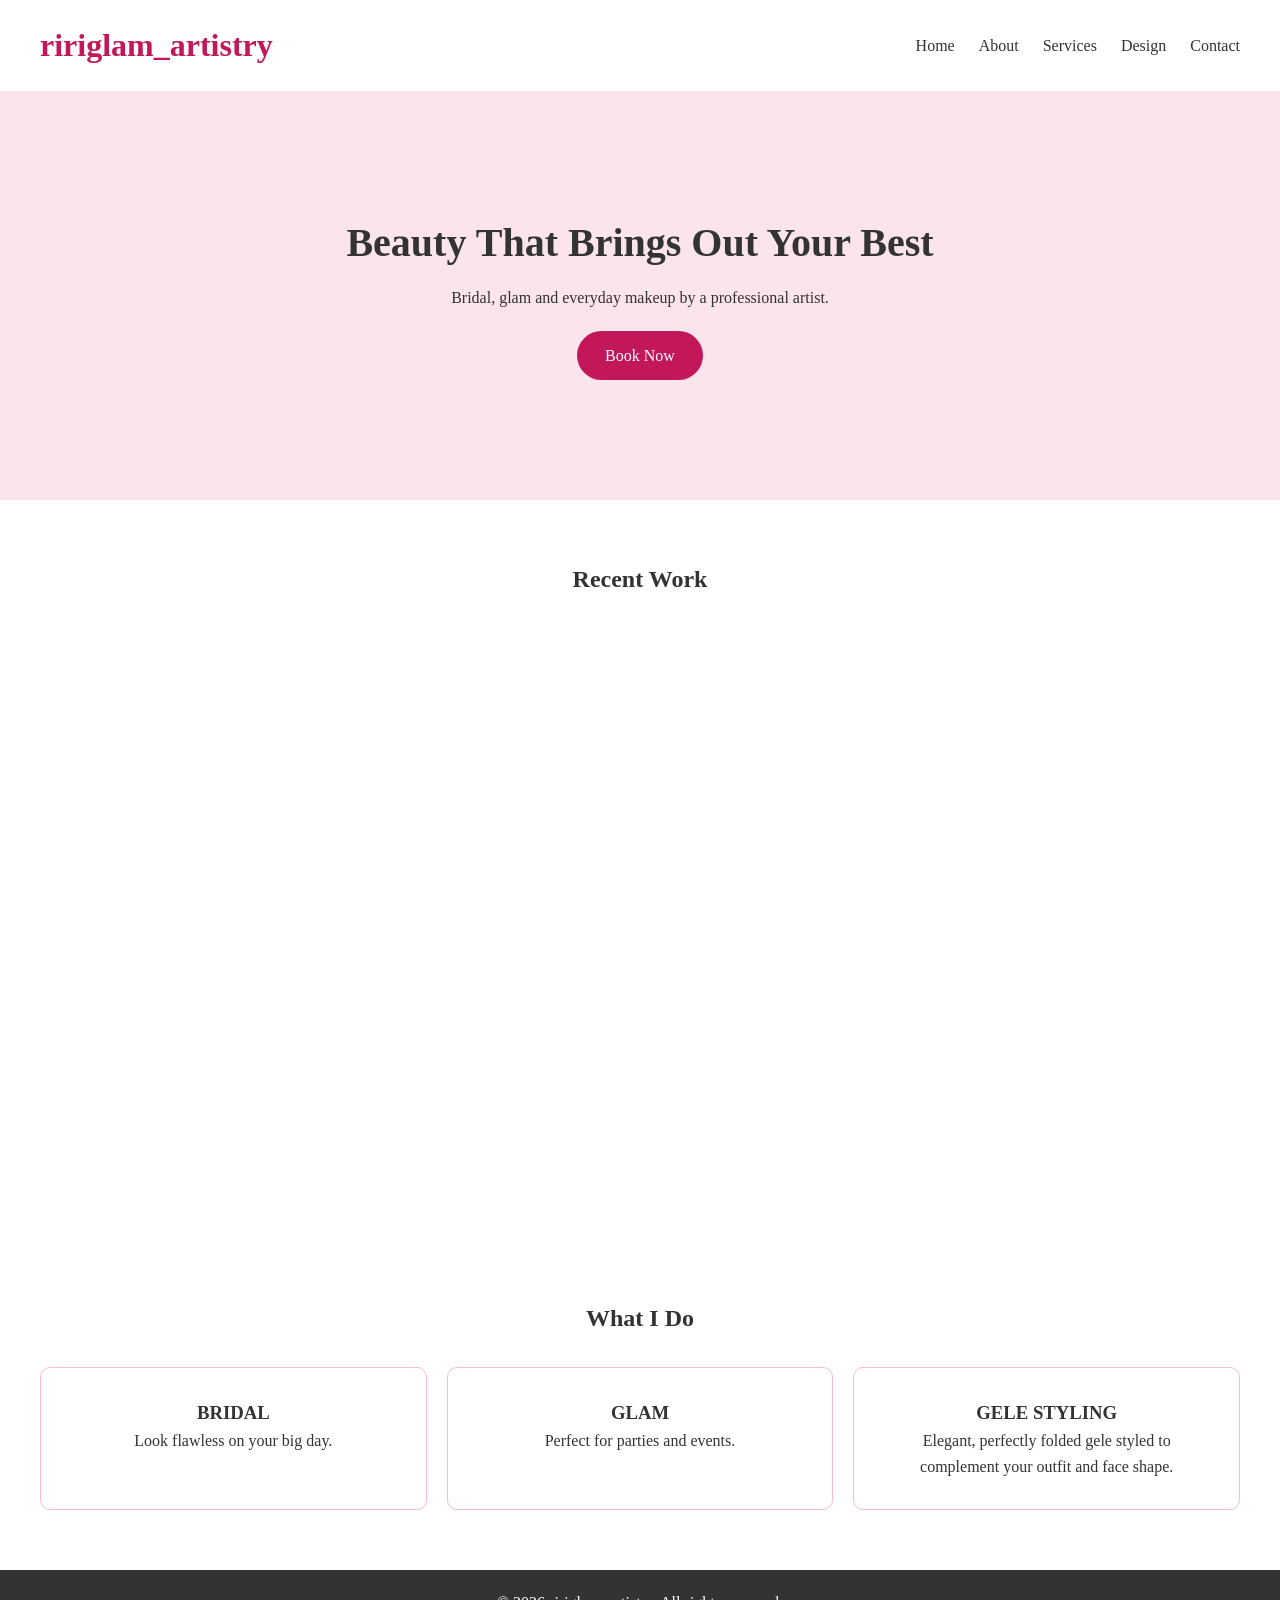
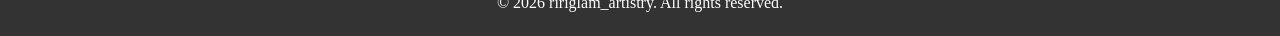
<file: index.html>
<!DOCTYPE html>
<html lang="en">
<head>
  <meta charset="UTF-8">
  <meta name="viewport" content="width=device-width, initial-scale=1.0">
  <title>ririglam_artistry</title>
  <link rel="stylesheet" href="style.css">
</head>
<body>

  <header>
    <h1 class="logo">ririglam_artistry</h1>
       <input type="checkbox" id="menu-toggle">
       <label for="menu-toggle" class="menu-icon">&#9776;</label>  
    <nav>
      <a href="index.html">Home</a>
      <a href="about.html">About</a>
      <a href="services.html">Services</a>
      <a href="design.html">Design</a>
      <a href="contact.html">Contact</a>
    </nav>
  </header>

  <main>
    <section class="hero">
      <h2>Beauty That Brings Out Your Best</h2>
      <p>Bridal, glam and everyday makeup by a professional artist.</p>
      <a href="contact.html" class="btn">Book Now</a>
    </section>


    <section class="slideshow">
  <h2>Recent Work</h2>

  <div class="slides">
    <div class="slide">
      <img src="images/make-up-and-gele.jpeg" alt="Bridal makeup look">
      <p class="caption">Make up and Gele</p>
    </div>
    <div class="slide">
      <img src="images/soft-glam.jpeg" alt="Glam makeup look">
      <p class="caption">Soft Glam</p>
    </div>
    <div class="slide">
      <img src="images/model1.jpeg" alt="Natural makeup look">
      <p class="caption">Model</p>
    </div>
    <div class="slide">
      <img src="images/soft-glam2.jpeg" alt="Editorial makeup look">
      <p class="caption">Soft Glam</p>
    </div>
  </div>
</section>
    <section class="preview">
      <h2>What I Do</h2>
      <div class="cards">
        <div class="card"><h3>BRIDAL</h3><p>Look flawless on your big day.</p></div>
        <div class="card"><h3>GLAM</h3><p>Perfect for parties and events.</p></div>
        <div class="card"><h3>GELE STYLING</h3><p>Elegant, perfectly folded gele styled to complement your outfit and face shape.</p></div>
      </div>
    </section>
  </main>

  <footer>
    <p>&copy; 2026 ririglam_artistry. All rights reserved.</p>
  </footer>

</body>
</html>
</file>
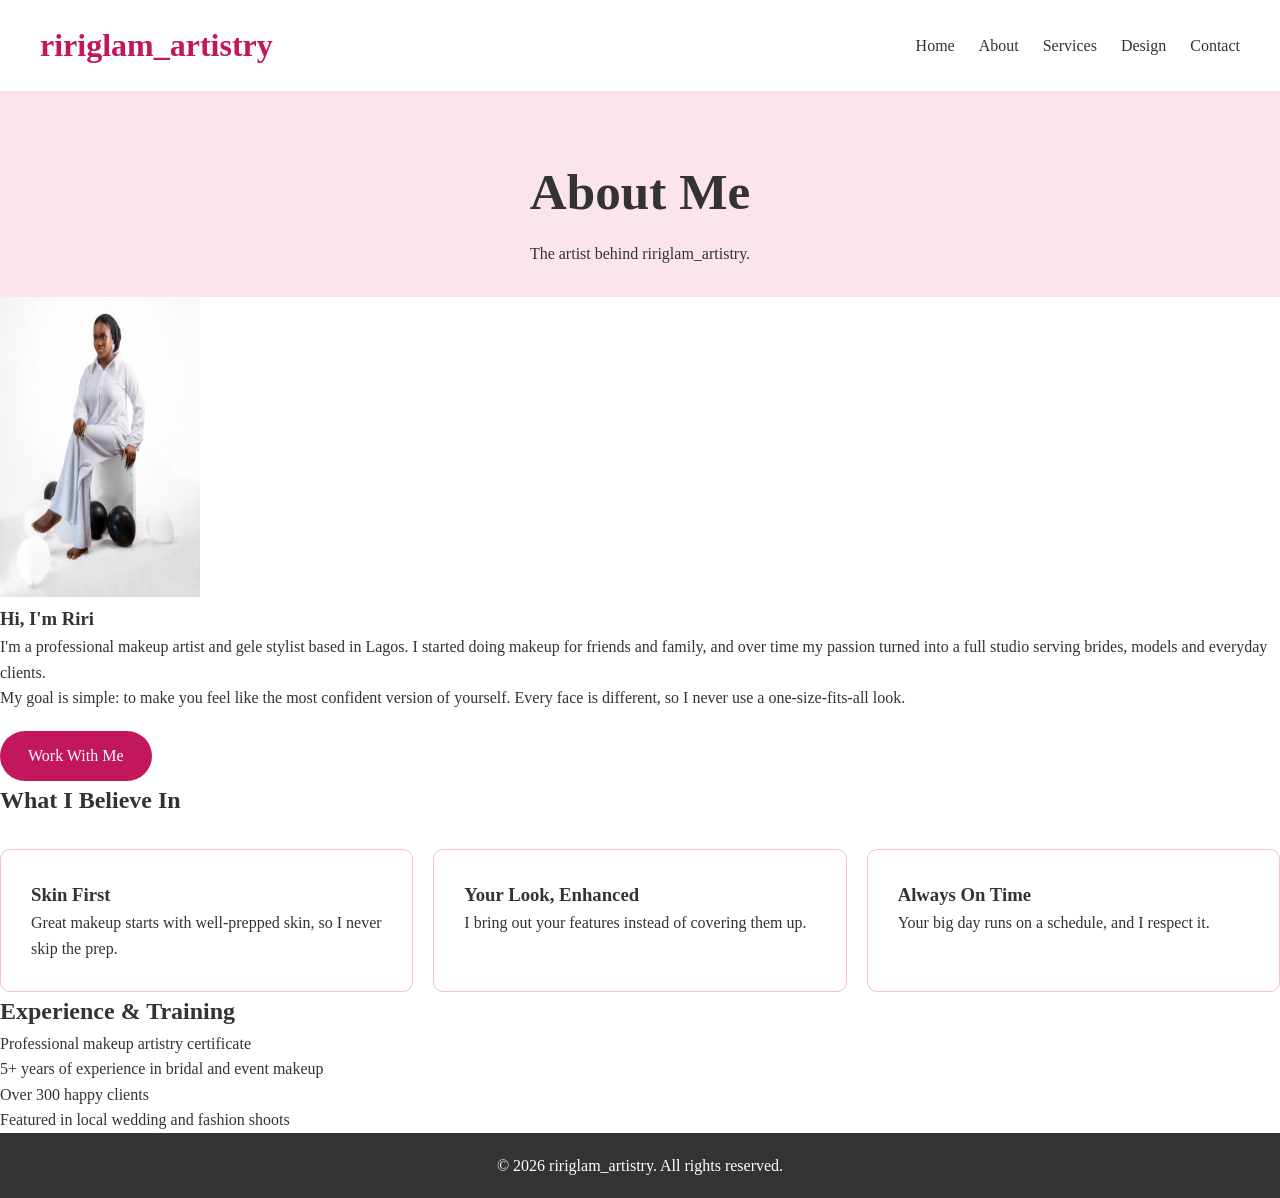
<file: about.html>
<!DOCTYPE html>
<html lang="en">
    <meta charset="UTF-8">
    <meta name="viewport" content="width=device-width, initial-scale=1.0">
    <title> About | Glow Studio </title>
    <link rel="stylesheet" href="style.css">
    <body>
  

  <header>
    <h1 class="logo">ririglam_artistry</h1>
    <nav>
      <a href="make up.html">Home</a>
      <a href="about.html" aria-current="page">About</a>
      <a href="service.html">Services</a>
      <a href="design.html">Design</a>
      <a href="contact.html">Contact</a>
    </nav>
  </header>
 <main>
    <section class="page-title">
      <h2>About Me</h2>
      <p>The artist behind ririglam_artistry.</p>
    </section>

    <section class="about-intro">
      <img src="images/riri.jpeg" alt="ririglam_artist" width="200px" height="300px">
      <div class="about-text">
        <h3>Hi, I'm Riri</h3>
        <p>I'm a professional makeup artist and gele stylist based in Lagos. I started doing makeup for friends and family, and over time my passion turned into a full studio serving brides, models and everyday clients.</p>
        <p>My goal is simple: to make you feel like the most confident version of yourself. Every face is different, so I never use a one-size-fits-all look.</p>
        <a href="contact.html" class="btn">Work With Me</a>
      </div>
    </section>

    <section class="values">
      <h2>What I Believe In</h2>
      <div class="cards">
        <div class="card">
          <h3>Skin First</h3>
          <p>Great makeup starts with well-prepped skin, so I never skip the prep.</p>
        </div>
        <div class="card">
          <h3>Your Look, Enhanced</h3>
          <p>I bring out your features instead of covering them up.</p>
        </div>
        <div class="card">
          <h3>Always On Time</h3>
          <p>Your big day runs on a schedule, and I respect it.</p>
        </div>
      </div>
    </section>

    <section class="experience">
      <h2>Experience &amp; Training</h2>
      <ul>
        <li>Professional makeup artistry certificate</li>
        <li>5+ years of experience in bridal and event makeup</li>
        <li>Over 300 happy clients</li>
        <li>Featured in local wedding and fashion shoots</li>
      </ul>
    </section>
  </main>

  <footer>
    <p>&copy; 2026 ririglam_artistry. All rights reserved.</p>
  </footer>
</body>
</html>
</file>
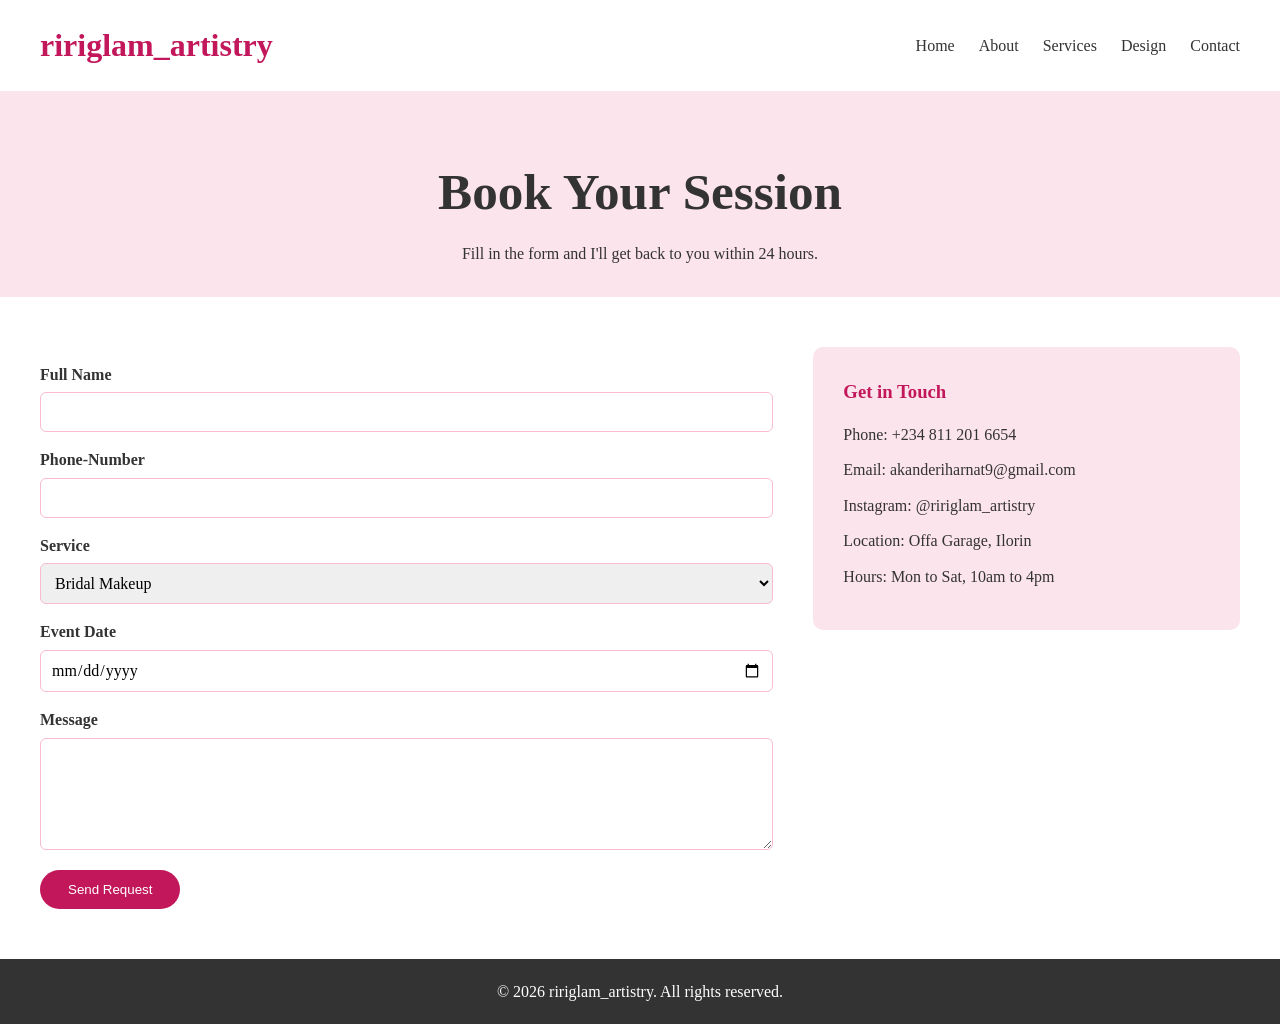
<file: contact.html>
<!DOCTYPE html>
<html lang="en">
    <meta charset="UTF-8">
    <meta name="viewport" content="width=device-width, initial-scale=1.0">
    <title> Glow Studio | Makeup Artist</title>
    <link rel="stylesheet" href="style.css">
    <body>
  

  <header>
    <h1 class="logo">ririglam_artistry</h1>
    <nav>
      <a href="make up.html">Home</a>
      <a href="about.html">About</a>
      <a href="service.html">Services</a>
      <a href="design.html">Design</a>
      <a href="contact.html" aria-current="page">Contact</a>
    </nav>
  </header>



   <main>
    <section class="page-title">
      <h2>Book Your Session</h2>
      <p>Fill in the form and I'll get back to you within 24 hours.</p>
    </section>

    <section class="contact-wrap">

      <form action="#" method="post" class="contact-form">
        <label for="name">Full Name</label>
        <input type="text" id="name" name="name" required>

        <label for="email">Phone-Number</label>
        <input type="tel" id="tel" name="number" maxlength="11">

        <label for="service">Service</label>
        <select id="service" name="service">
          <option value="bridal">Bridal Makeup</option>
          <option value="occasion">Special Occasion</option>
          <option value="party">A studio softglam 60mins | #15,000</option>
          <option value="party">Birthday Makeup (studio) 1 oufit 90mins | #20,000</option>
          <option value="party">Birthday Makeup (outdoor) 90mins | #25,000</option>
          <option value="party">Brand shoot Makeup (studio) 60mins | #15,000</option>
          <option value="party">Party guest Makeup (outdoor) 90mins | #20,000</option>
          <option value="brand">Brand shoot Makeup (outdoor) 120mins | #20,000</option>
        </select>

        <label for="date">Event Date</label>
        <input type="date" id="date" name="date">

        <label for="message">Message</label>
        <textarea id="message" name="message" rows="5"></textarea>

        <button type="submit" class="btn">Send Request</button>
      </form>

      <div class="contact-info">
        <h3>Get in Touch</h3>
        <p>Phone: +234 811 201 6654</p>
        <p>Email: akanderiharnat9@gmail.com </p>
        <p>Instagram: @ririglam_artistry</p>
        <p>Location: Offa Garage, Ilorin</p>
        <p>Hours: Mon to Sat, 10am to 4pm</p>
      </div>

    </section>
  </main>
  <footer>
    <p>&copy; 2026 ririglam_artistry. All rights reserved.</p>
  </footer>
</body>
</html>
</file>
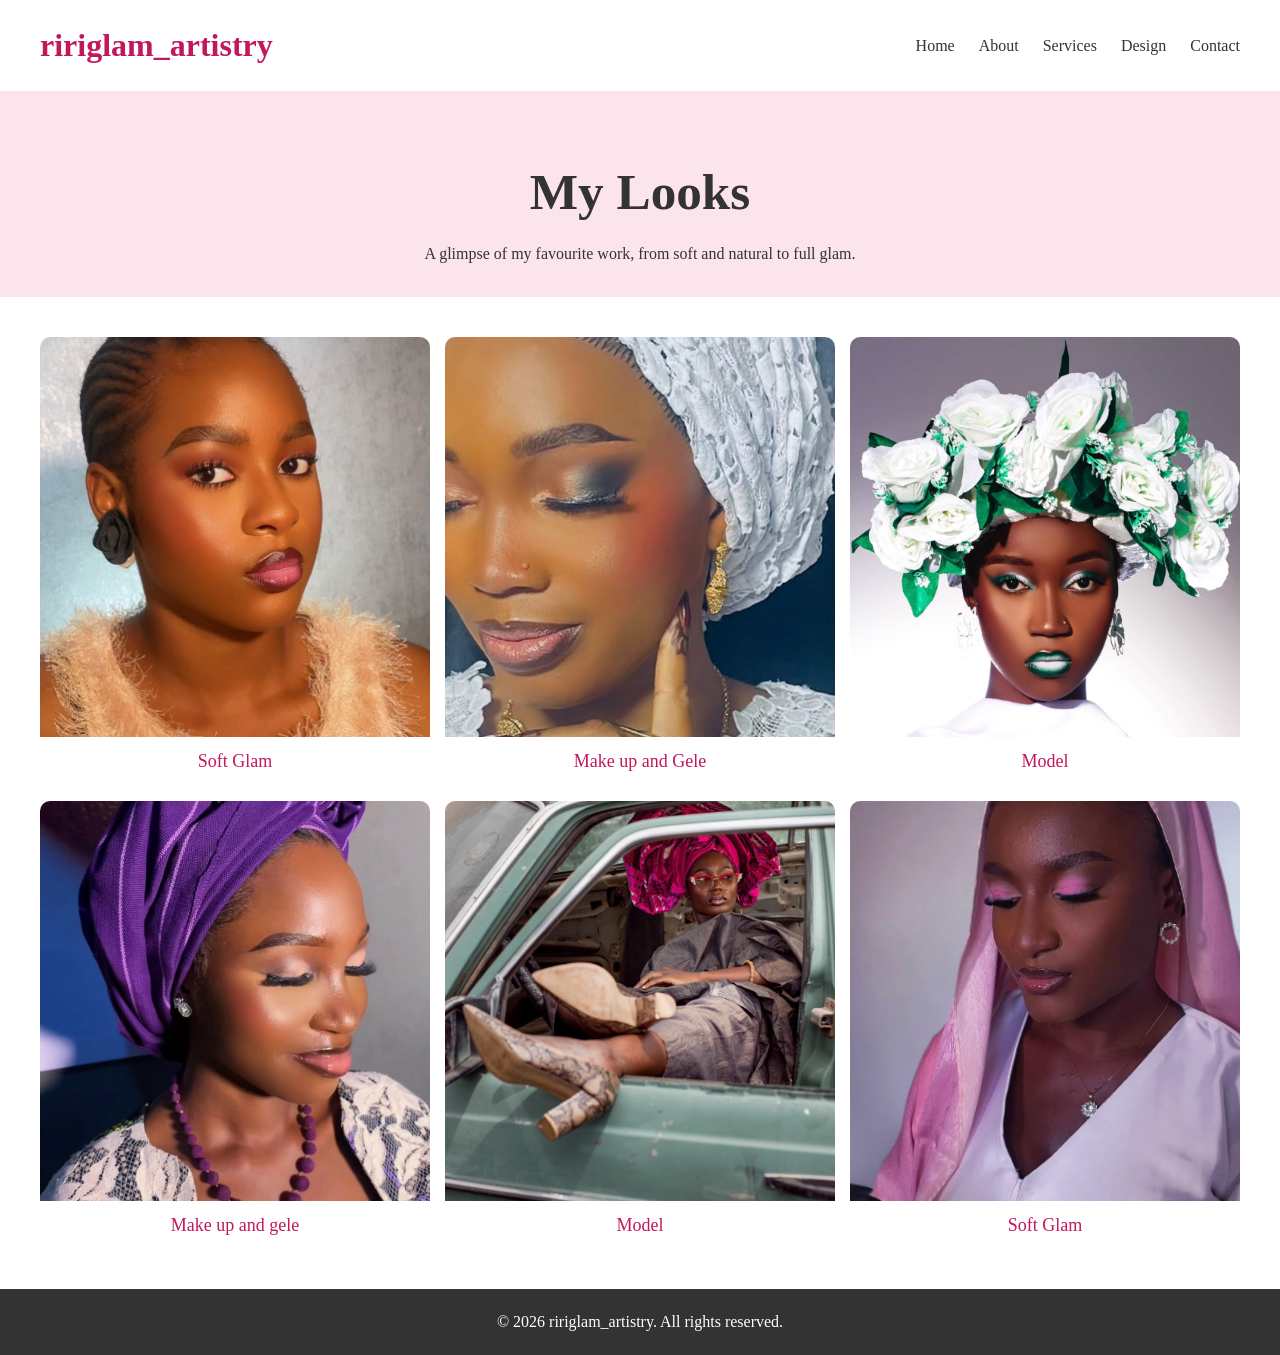
<file: design.html>
<!DOCTYPE html>
<html lang="en">
    <meta charset="UTF-8">
    <meta name="viewport" content="width=device-width, initial-scale=1.0">
    <title> Design | Glow Studio</title>
    <link rel="stylesheet" href="style.css">
    <body>
  

  <header>
    <h1 class="logo">ririglam_artistry</h1>
    <nav>
      <a href="make up.html">Home</a>
      <a href="about.html">About</a>
      <a href="service.html">Services</a>
      <a href="design.html" aria-current="page">Design</a>
      <a href="contact.html">Contact</a>
    </nav>
  </header>
  <main>
    <section class="page-title">
      <h2>My Looks</h2>
      <p>A glimpse of my favourite work, from soft and natural to full glam.</p>
    </section>

    <section class="gallery">
      <figure>
        <img src="images/soft-glam.jpeg" alt="soft makeup look">
        <figcaption>Soft Glam</figcaption>
      </figure>
      <figure>
        <img src="images/make-up-and-gele.jpeg" alt=" makeup and gele look">
        <figcaption>Make up and Gele</figcaption>
      </figure>
      <figure>
        <img src="images/model1.jpeg" alt="model makeup look">
        <figcaption>Model</figcaption>
      </figure>
      
      <figure>
        <img src="images/make-up-and-gele 2.jpeg" alt=" makeup and gele look">
        <figcaption> Make up and gele</figcaption>
      </figure>
      <figure>
        <img src="images/model2.jpeg" alt="model makeup look">
        <figcaption>Model</figcaption>
      </figure>
      <figure>
        <img src="images/soft-glam2.jpeg" alt=" soft makeup look">
        <figcaption>Soft Glam</figcaption>
      </figure>
      
    </section>
  </main>
  <footer>
    <p>&copy; 2026  ririglam_artistry. All rights reserved.</p>
  </footer>
</body>
</html>
</file>
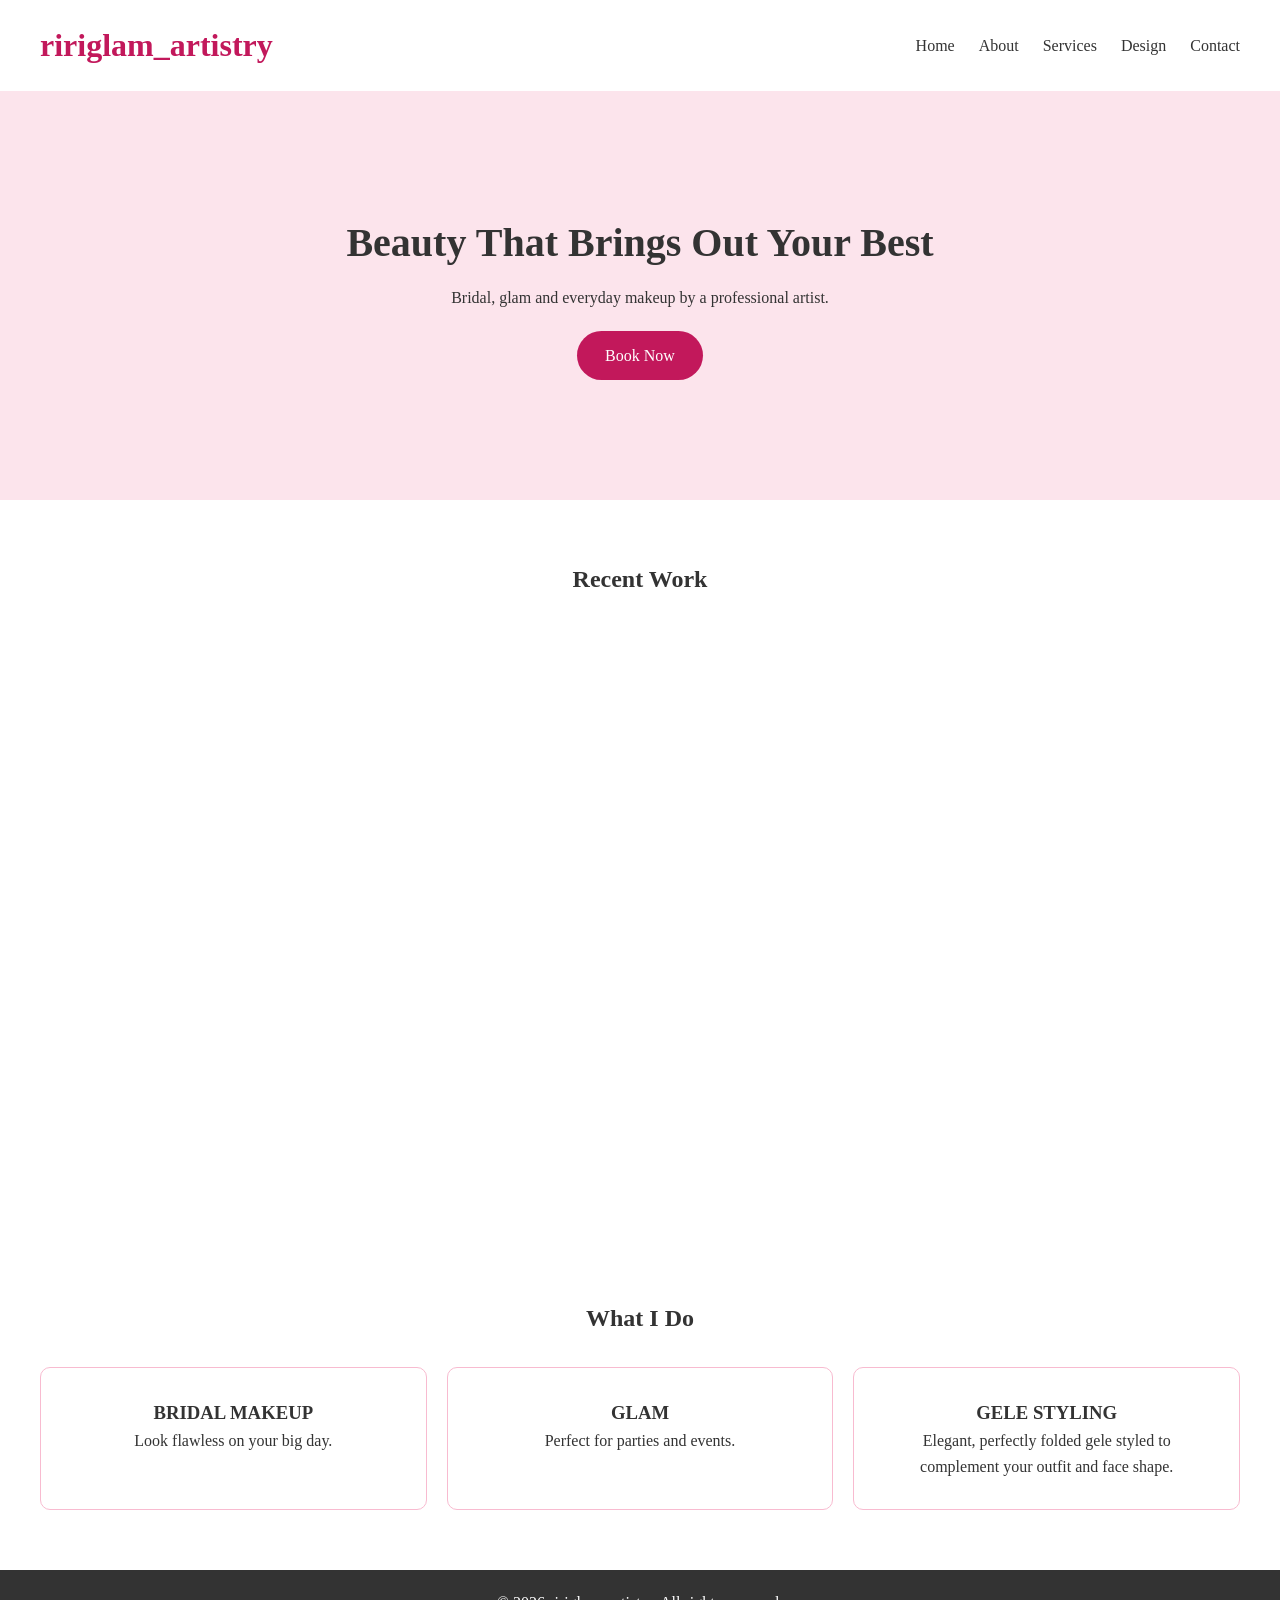
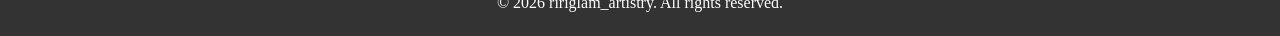
<file: make up.html>
<!DOCTYPE html>
<html lang="en">
    <meta charset="UTF-8">
    <meta name="viewport" content="width=device-width, initial-scale=1.0">
    <title> ririglam_artistry</title>
    <link rel="stylesheet" href="style.css">
    <body>
  

  <header>
    <h1 class="logo">ririglam_artistry</h1>
    <nav>
      <a href="make up.html" aria-current="page">Home</a>
      <a href="about.html">About</a>
      <a href="service.html">Services</a>
      <a href="design.html">Design</a>
      <a href="contact.html">Contact</a>
    </nav>
  </header>

  <main>
    <section class="hero">
      <h2>Beauty That Brings Out Your Best</h2>
      <p>Bridal, glam and everyday makeup by a professional artist.</p>
      <a href="contact.html" class="btn">Book Now</a>
    </section>

<section class="slideshow">
  <h2>Recent Work</h2>

  <div class="slides">
    <div class="slide">
      <img src="images/make up and gele.jpeg" alt="Bridal makeup look">
      <p class="caption">Make up and Gele</p>
    </div>
    <div class="slide">
      <img src="images/soft glam.jpeg" alt="Glam makeup look">
      <p class="caption">Soft Glam</p>
    </div>
    <div class="slide">
      <img src="images/model1.jpeg" alt="Natural makeup look">
      <p class="caption">Model</p>
    </div>
    <div class="slide">
      <img src="images/soft glam2.jpeg" alt="Editorial makeup look">
      <p class="caption">Soft Glam</p>
    </div>
  </div>
</section>


    <section class="preview">
      <h2>What I Do</h2>
      <div class="cards">
        <div class="card"><h3>BRIDAL MAKEUP</h3><p>Look flawless on your big day.</p></div>
        <div class="card"><h3>GLAM</h3><p>Perfect for parties and events.</p></div>
        <div class="card"><h3>GELE STYLING</h3><p>Elegant, perfectly folded gele styled to complement your outfit and face shape.</p></div>
      </div>
    </section>
  </main>

  <footer>
    <p>&copy; 2026 ririglam_artistry. All rights reserved.</p>
  </footer>


    </body>
</html>
</file>
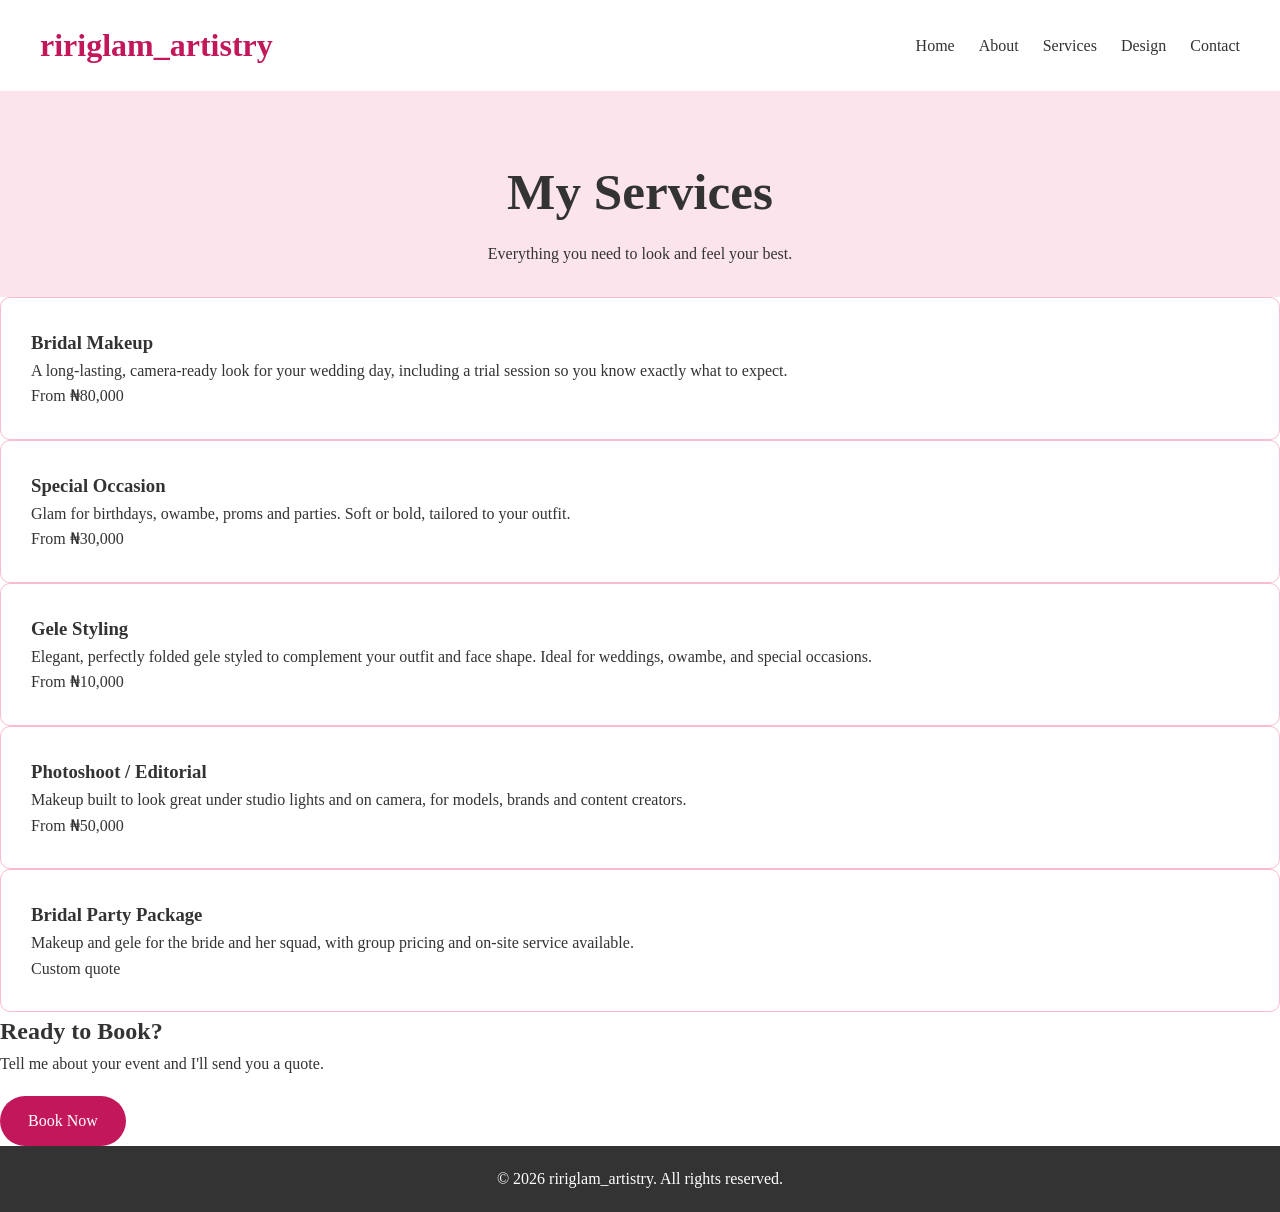
<file: service.html>
<!DOCTYPE html>
<html lang="en">
    <meta charset="UTF-8">
    <meta name="viewport" content="width=device-width, initial-scale=1.0">
    <title> Service | Glow Studio</title>
    <link rel="stylesheet" href="style.css">
    <body>
  

  <header>
    <h1 class="logo">ririglam_artistry</h1>
    <nav>
      <a href="make up.html">Home</a>
      <a href="about.html">About</a>
      <a href="service.html" aria-current="page">Services</a>
      <a href="design.html">Design</a>
      <a href="contact.html">Contact</a>
    </nav>
  </header>



  <main>
    <section class="page-title">
      <h2>My Services</h2>
      <p>Everything you need to look and feel your best.</p>
    </section>

    <section class="services-grid">

      <div class="card">
        <h3>Bridal Makeup</h3>
        <p>A long-lasting, camera-ready look for your wedding day, including a trial session so you know exactly what to expect.</p>
        <p class="price">From ₦80,000</p>
      </div>

      <div class="card">
        <h3>Special Occasion</h3>
        <p>Glam for birthdays, owambe, proms and parties. Soft or bold, tailored to your outfit.</p>
        <p class="price">From ₦30,000</p>
      </div>

      <div class="card">
        <h3>Gele Styling</h3>
        <p>Elegant, perfectly folded gele styled to complement your outfit and face shape. Ideal for weddings, owambe, and special occasions.</p>
        <p class="price">From ₦10,000</p>
      </div>

      <div class="card">
        <h3>Photoshoot / Editorial</h3>
        <p>Makeup built to look great under studio lights and on camera, for models, brands and content creators.</p>
        <p class="price">From ₦50,000</p>
      </div>


      <div class="card">
        <h3>Bridal Party Package</h3>
        <p>Makeup and gele for the bride and her squad, with group pricing and on-site service available.</p>
        <p class="price">Custom quote</p>
      </div>

    </section>

    <section class="cta">
      <h2>Ready to Book?</h2>
      <p>Tell me about your event and I'll send you a quote.</p>
      <a href="contact.html" class="btn">Book Now</a>
    </section>
  </main>


  <footer>
    <p>&copy; 2026  ririglam_artistry. All rights reserved.</p>
  </footer>

  </body>
  </html>
</file>
<file: style.css>
* {
  margin: 0;
  padding: 0;
  box-sizing: border-box;
}

body {
  font-family: Georgia, serif;
  color: #333;
  line-height: 1.6;
}
img {
  max-width: 100%;
}

header {
  display: flex;
  justify-content: space-between;
  align-items: center;
  padding: 20px 40px;
  background: #fff;
}

.logo {
  color: #c2185b;
}

nav a {
  margin-left: 20px;
  text-decoration: none;
  color: #333;
}

nav a:hover {
  color: #c2185b;
}

.hero {
  text-align: center;
  padding: 120px 20px;
  background: #fce4ec;
}

.hero h2 {
  font-size: 2.5rem;
  margin-bottom: 10px;
}

.btn {
  display: inline-block;
  margin-top: 20px;
  padding: 12px 28px;
  background: #c2185b;
  color: #fff;
  text-decoration: none;
  border-radius: 30px;
}

.preview {
  padding: 60px 40px;
  text-align: center;
}

.cards {
  display: flex;
  gap: 20px;
  margin-top: 30px;
}

.card {
  flex: 1;
  padding: 30px;
  border: 1px solid #f8bbd0;
  border-radius: 10px;
}

footer {
  text-align: center;
  padding: 20px;
  background: #333;
  color: #fff;
}
/* Shared page heading */
.page-title {
  text-align: center;
  padding: 60px 20px 30px;
  background: #fce4ec;
}

.page-title h2 {
  font-size: 3.2rem;
  margin-bottom: 8px;
}

/* Design gallery */
.gallery {
  display: grid;
  grid-template-columns: repeat(3, 1fr);
  gap: 15px;
  padding: 40px;
}

.gallery figure {
  overflow: hidden;
  border-radius: 10px;
}

.gallery img {
  width: 100%;
  height: 400px;
  object-fit: cover;
  display: block;
  transition: transform 0.3s;
}

.gallery img:hover {
  transform: scale(1.08);
}

.gallery figcaption {
  text-align: center;
  padding: 10px;
  background: #fff;
  color: #c2185b;
  font-size: large;
}

/* Contact page */
.contact-wrap {
  display: flex;
  gap: 40px;
  padding: 50px 40px;
}

.contact-form {
  flex: 2;
  display: flex;
  flex-direction: column;
}

.contact-form label {
  margin-top: 15px;
  font-weight: bold;
}

.contact-form input,
.contact-form select,
.contact-form textarea {
  padding: 10px;
  margin-top: 5px;
  border: 1px solid #f8bbd0;
  border-radius: 6px;
  font-family: inherit;
  font-size: 1rem;
}

.contact-form input:focus,
.contact-form select:focus,
.contact-form textarea:focus {
  outline: 2px solid #c2185b;
}

.contact-form .btn {
  align-self: flex-start;
  border: none;
  cursor: pointer;
}

.contact-info {
  flex: 1;
  padding: 30px;
  background: #fce4ec;
  border-radius: 10px;
  height: fit-content;
}

.contact-info h3 {
  margin-bottom: 15px;
  color: #c2185b;
}

.contact-info p {
  margin-bottom: 10px;
}

/* Slideshow */
.slideshow {
  padding: 60px 40px;
  text-align: center;
  background: #fff;
}

.slides {
  position: relative;
  max-width: 800px;
  height: 550px;
  margin: 30px auto 0;
  overflow: hidden;
  border-radius: 12px;
}

.slide {
  position: absolute;
  top: 0;
  left: 0;
  width: 100%;
  height: 100%;
  opacity: 0;
  animation: fade 20s infinite;
}

.slide img {
  width: 100%;
  height: 100%;
  object-fit: cover;
  display: block;
}

.caption {
  position: absolute;
  bottom: 0;
  left: 0;
  width: 100%;
  padding: 15px;
  background: rgba(194, 24, 91, 0.75);
  color: #fff;
  font-size: 1.2rem;
}

/* Each slide starts 5 seconds after the previous one */
.slide:nth-child(1) { animation-delay: 0s; }
.slide:nth-child(2) { animation-delay: 5s; }
.slide:nth-child(3) { animation-delay: 10s; }
.slide:nth-child(4) { animation-delay: 15s; }

@keyframes fade {
  0%   { opacity: 0; }
  5%   { opacity: 1; }
  25%  { opacity: 1; }
  30%  { opacity: 0; }
  100% { opacity: 0; }
}

/* Pause when someone hovers over it */
.slides:hover .slide {
  animation-play-state: paused;
}

/* ===== Tablets and small laptops (768px and below) ===== */
@media (max-width: 768px) {

  header {
    flex-direction: column;
    gap: 10px;
    padding: 15px 20px;
  }

  nav {
    display: flex;
    flex-wrap: wrap;
    justify-content: center;
    gap: 10px 15px;
  }

  nav a {
    margin-left: 0;
  }

  .hero {
    padding: 70px 20px;
  }

  .hero h2 {
    font-size: 1.8rem;
  }

  .preview,
  .slideshow,
  .values,
  .experience,
  .services-grid,
  .gallery,
  .contact-wrap,
  .about-intro {
    padding: 40px 20px;
  }

  /* Stack cards vertically */
  .cards {
    flex-direction: column;
  }

  /* Grids go from 3 columns to 2 */
  .gallery,
  .services-grid {
    grid-template-columns: repeat(2, 1fr);
  }

  .slides {
    height: 300px;
  }

  /* Stack side-by-side sections */
  .about-intro,
  .contact-wrap {
    flex-direction: column;
  }

  .about-intro img {
    width: 100%;
    height: 350px;
  }
}

/* ===== Phones (480px and below) ===== */
@media (max-width: 480px) {

  .hero h2 {
    font-size: 1.5rem;
  }

  .page-title h2 {
    font-size: 1.6rem;
  }

  /* Grids go to a single column */
  .gallery,
  .services-grid {
    grid-template-columns: 1fr;
  }

  .gallery img {
    height: 250px;
  }

  .slides {
    height: 220px;
  }

  .caption {
    font-size: 1rem;
    padding: 10px;
  }

  .btn {
    padding: 10px 22px;
  }
}


/* Hamburger menu: hidden on desktop */
#menu-toggle {
  display: none;
}

.menu-icon {
  display: none;
  font-size: 1.8rem;
  color: #c2185b;
  cursor: pointer;
  user-select: none;
}

/* Phones and small tablets */
@media (max-width: 768px) {

  header {
    flex-direction: row;
    flex-wrap: wrap;
    justify-content: space-between;
    align-items: center;
  }

  /* Show the icon */
  .menu-icon {
    display: block;
  }

  /* Hide the menu until the icon is tapped */
  nav {
    display: none;
    width: 100%;
    flex-direction: column;
    margin-top: 10px;
    text-align: center;
  }

  nav a {
    margin-left: 0;
    padding: 12px 0;
    border-top: 1px solid #f8bbd0;
  }

  /* When the checkbox is ticked, show the menu */
  #menu-toggle:checked ~ nav {
    display: flex;
  }
}
</file>
